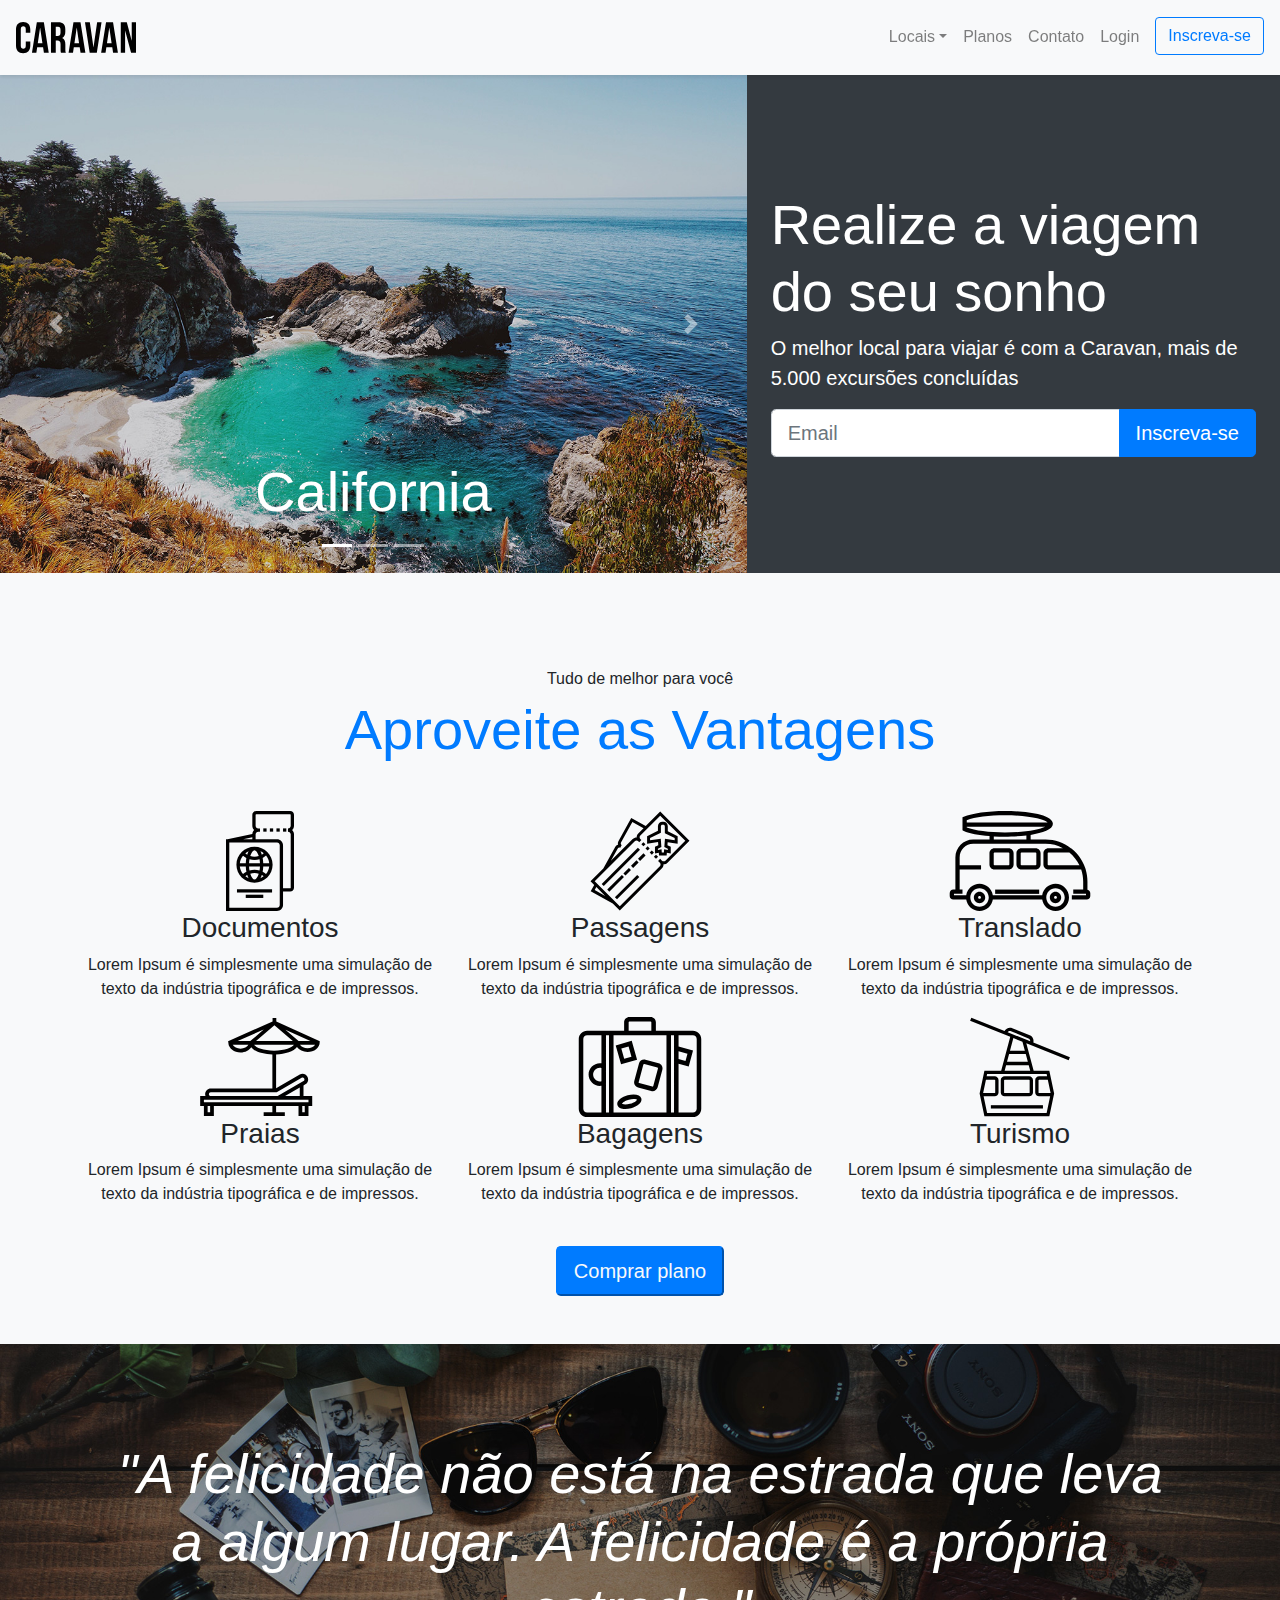
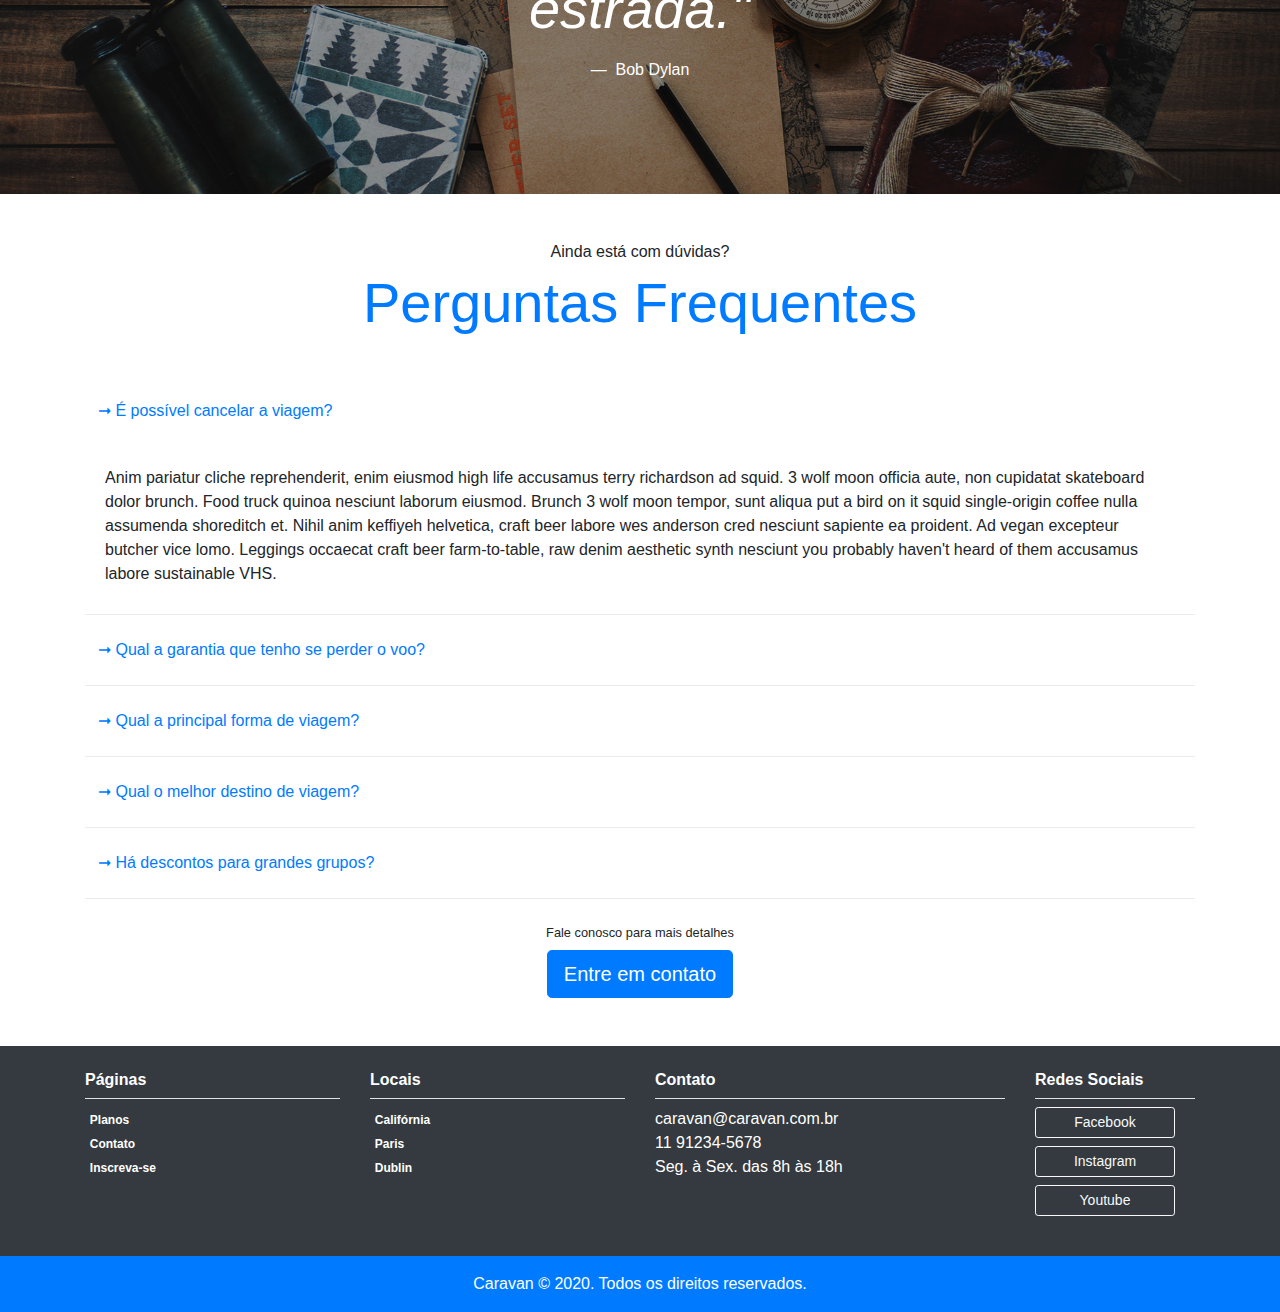
<file: index.html>
<!DOCTYPE html>
<html lang="en">
<head>
    <meta charset="UTF-8">
    <meta name="viewport" content="width=device-width, initial-scale=1, shrink-to-fit=no">
    <title>Caravan</title>
    <link rel="stylesheet" href="css/bootstrap.css">
    <link rel="stylesheet" href="css/style.css">

</head>
<body>

    <!-- MODAL -->
    <div class="modal fade" id="modalLogin" tabindex="-1" aria-labelledby="modalLoginTitle" aria-hidden="true">
        <div class="modal-dialog">
          <div class="modal-content">
            <div class="modal-header">
              <h5 class="modal-title" id="modalLoginTitle">Entre na sua conta</h5>
              <button type="button" class="close" data-dismiss="modal" aria-label="Close">
                <span aria-hidden="true">&times;</span>
              </button>
            </div>
            <div class="modal-body">
                <form>
                    <div class="form-group">
                      <label for="inputEmail">Email</label>
                      <input type="email" class="form-control" id="inputEmail" aria-describedby="emailHelp">
                    </div>
                    <div class="form-group">
                      <label for="InputPassword1">Senha</label>
                      <input type="password" class="form-control" id="InputPassword1">
                      <small class="form-text text-muted">Esqueceu sua senha? <a href="#">Clique aqui</a>.</small>
                    </div>
                    <button type="submit" class="btn btn-primary">Entrar</button>
                  </form>
            </div>
          </div>
        </div>
      </div>
    <!-- FIM MODAL -->
    
    <nav class="navbar navbar-expand-md navbar-light bg-light fixed-top py-3 box-shadow">
        <a href="index.html" class="navbar-brand">
            <img src="img/caravan.svg" alt="Caravan">
        </a>

        <button class="navbar-toggler" type="button" data-toggle="collapse" data-target="#navbarSupportedContent" aria-controls="navbarSupportedContent" aria-expanded="false" aria-label="Toggle navigation">
            <span class="navbar-toggler-icon"></span>
        </button>

        <div id="navbarSupportedContent" class="collapse navbar-collapse">
            <ul class="navbar-nav ml-auto">
                <li class="nav-item dropdown">
                    <a href="#" class="nav-link dropdown-toggle" id="navbarDropdown" role="button" data-toggle="dropdown" aria-haspopup="true" aria-expanded="false">Locais</a>

                    <div class="dropdown-menu" aria-labelledby="navbarDropdown">
                        <a href="local.html" class="dropdown-item">California</a>
                        <a href="local.html" class="dropdown-item">Paris</a>
                        <a href="local.html" class="dropdown-item">Dublin</a>
                    </div>

                </li>
                <li class="nav-item">
                    <a href="planos.html" class="nav-link">Planos</a>
                </li>
                <li class="nav-item">
                    <a href="contato.html" class="nav-link">Contato</a>
                </li>
                <li class="nav-item">
                    <a href="#" class="nav-link" data-toggle="modal" data-target="#modalLogin">Login</a>
                </li>
                <li class="nav-item">
                    <a href="inscricao.html" class="btn btn-outline-primary ml-md-2">Inscreva-se</a>
                </li>
            </ul>
        </div>
    </nav>

    <section class="container-fluid">
        <div class="row bg-dark text-white">
            <div class="col-lg-7 p-0">
                <div id="carouselCidades" class="carousel slide" data-ride="carousel">
                    <ol class="carousel-indicators">
                      <li data-target="#carouselCidades" data-slide-to="0" class="active"></li>
                      <li data-target="#carouselCidades" data-slide-to="1"></li>
                      <li data-target="#carouselCidades" data-slide-to="2"></li>
                    </ol>
                    <div class="carousel-inner">
                      <div class="carousel-item active">
                        <img src="img/california.jpg" class="d-block w-100" alt="California">
                        <div class="carousel-caption">
                            <h3 class="display-4">California</h3>
                        </div>
                      </div>
                      <div class="carousel-item">
                        <img src="img/paris.jpg" class="d-block w-100" alt="Paris">
                        <div class="carousel-caption">
                            <h3 class="display-4">Paris</h3>
                        </div>
                      </div>
                      <div class="carousel-item">
                        <img src="img/dublin.jpg" class="d-block w-100" alt="Dublin">
                        <div class="carousel-caption">
                            <h3 class="display-4">Dublin</h3>
                        </div>
                      </div>
                    </div>
                    <a class="carousel-control-prev" href="#carouselCidades" role="button" data-slide="prev">
                      <span class="carousel-control-prev-icon" aria-hidden="true"></span>
                      <span class="sr-only">Anterior</span>
                    </a>
                    <a class="carousel-control-next" href="#carouselCidades" role="button" data-slide="next">
                      <span class="carousel-control-next-icon" aria-hidden="true"></span>
                      <span class="sr-only">Próximmo</span>
                    </a>
                  </div>
            </div>

            <div class="col-lg-5 p-4 align-self-center">
                <h1 class="display-4">Realize a viagem do seu sonho</h1>
                <p class="lead">O melhor local para viajar é com a Caravan, mais de 5.000 excursões concluídas</p>
                <form action="">
                    <div class="input-group input-group-lg">
                        <input type="text" class="form-control" placeholder="Email" aria-label="Email" aria-describedby="button-addon2">
                        <div class="input-group-append">
                            <button class="btn btn-primary" type="button" id="button-addon2">Inscreva-se</button>
                        </div>
                    </div>
                </form>
            </div>
        </div>
    </section>

    <section class="py-5 bg-light text-center">
        <div class="container">
            <div class="my-5">
                <span class="h6 d-block">Tudo de melhor para você</span>
                <h2 class="display-4 text-primary">Aproveite as Vantagens</h2>
            </div>

            <div class="row">
                <div class="col-xl-4 col-md-6">
                    <div class="d-flex justify-content-center icone">
                        <img src="img/icones/passaporte.svg" alt="Passaporte">
                    </div>
                    <h3>Documentos</h3>
                    <p>Lorem Ipsum é simplesmente uma simulação de texto da indústria tipográfica e de impressos.</p>
                </div>

                <div class="col-xl-4 col-md-6">
                    <div class="d-flex justify-content-center icone">
                        <img src="img/icones/passagens.svg" alt="Passagens">
                    </div>
                    <h3>Passagens</h3>
                    <p>Lorem Ipsum é simplesmente uma simulação de texto da indústria tipográfica e de impressos.</p>
                </div>

                <div class="col-xl-4 col-md-6">
                    <div class="d-flex justify-content-center icone">
                        <img src="img/icones/translado.svg" alt="Translado">
                    </div>
                    <h3>Translado</h3>
                    <p>Lorem Ipsum é simplesmente uma simulação de texto da indústria tipográfica e de impressos.</p>
                </div>

                <div class="col-xl-4 col-md-6">
                    <div class="d-flex justify-content-center icone">
                        <img src="img/icones/praias.svg" alt="Praias">
                    </div>
                    <h3>Praias</h3>
                    <p>Lorem Ipsum é simplesmente uma simulação de texto da indústria tipográfica e de impressos.</p>
                </div>

                <div class="col-xl-4 col-md-6">
                    <div class="d-flex justify-content-center icone">
                        <img src="img/icones/bagagens.svg" alt="Bagagens">
                    </div>
                    <h3>Bagagens</h3>
                    <p>Lorem Ipsum é simplesmente uma simulação de texto da indústria tipográfica e de impressos.</p>
                </div>

                <div class="col-xl-4 col-md-6">
                    <div class="d-flex justify-content-center icone">
                        <img src="img/icones/turismo.svg" alt="Turismo">
                    </div>
                    <h3>Turismo</h3>
                    <p>Lorem Ipsum é simplesmente uma simulação de texto da indústria tipográfica e de impressos.</p>
                </div>
            </div>

            <button class="bnt btn-primary btn-lg mt-4">
                <a href="planos.html" class="text-light">Comprar plano</a>
            </button>
            
        </div>
    </section>

    <section id="home-quote" class="p-md-5">
        <blockquote class="blockquote text-center text-white p-md-5 p-3">
            <p class="display-4">
                <em> "A felicidade não está na estrada que leva a algum lugar. A felicidade é a própria estrada."</em>
            </p>
            <footer class="blockquote-footer text-white">
                Bob Dylan
            </footer>
        </blockquote>
    </section>

    <section class="container">
        <div class="my-5 text-center">
            <span class="h6 d-block">Ainda está com dúvidas?</span>
            <h2 class="display-4 text-primary">Perguntas Frequentes</h2>
        </div>

        <div class="justify-content-center mb-5">
            <div >
                <div class="accordion" id="accordionExample">
                    <div >
                      <div id="headingOne">
                        <h2 class="py-2">
                          <button class="btn btn-link btn-block text-left" type="button" data-toggle="collapse" data-target="#collapseOne" aria-expanded="true" aria-controls="collapseOne">
                            ➞ É possível cancelar a viagem?
                          </button>
                        </h2>
                      </div>
                  
                      <div id="collapseOne" class="collapse show" aria-labelledby="headingOne" data-parent="#accordionExample">
                        <div class="card-body">
                          Anim pariatur cliche reprehenderit, enim eiusmod high life accusamus terry richardson ad squid. 3 wolf moon officia aute, non cupidatat skateboard dolor brunch. Food truck quinoa nesciunt laborum eiusmod. Brunch 3 wolf moon tempor, sunt aliqua put a bird on it squid single-origin coffee nulla assumenda shoreditch et. Nihil anim keffiyeh helvetica, craft beer labore wes anderson cred nesciunt sapiente ea proident. Ad vegan excepteur butcher vice lomo. Leggings occaecat craft beer farm-to-table, raw denim aesthetic synth nesciunt you probably haven't heard of them accusamus labore sustainable VHS.
                        </div>
                      </div>
                    </div>
                    <div class="dropdown-divider"></div>
                    <div >
                      <div id="headingTwo">
                        <h2 class="py-2">
                          <button class="btn btn-link btn-block text-left collapsed" type="button" data-toggle="collapse" data-target="#collapseTwo" aria-expanded="false" aria-controls="collapseTwo">
                            ➞ Qual a garantia que tenho se perder o voo?
                          </button>
                        </h2>
                      </div>
                      <div id="collapseTwo" class="collapse" aria-labelledby="headingTwo" data-parent="#accordionExample">
                        <div class="card-body">
                          Anim pariatur cliche reprehenderit, enim eiusmod high life accusamus terry richardson ad squid. 3 wolf moon officia aute, non cupidatat skateboard dolor brunch. Food truck quinoa nesciunt laborum eiusmod. Brunch 3 wolf moon tempor, sunt aliqua put a bird on it squid single-origin coffee nulla assumenda shoreditch et. Nihil anim keffiyeh helvetica, craft beer labore wes anderson cred nesciunt sapiente ea proident. Ad vegan excepteur butcher vice lomo. Leggings occaecat craft beer farm-to-table, raw denim aesthetic synth nesciunt you probably haven't heard of them accusamus labore sustainable VHS.
                        </div>
                      </div>
                    </div>
                    <div class="dropdown-divider"></div>
                    <div >
                      <div id="headingThree">
                        <h2 class="py-2">
                          <button class="btn btn-link btn-block text-left collapsed" type="button" data-toggle="collapse" data-target="#collapseThree" aria-expanded="false" aria-controls="collapseThree">
                            ➞ Qual a principal forma de viagem?
                          </button>
                        </h2>
                      </div>
                      <div id="collapseThree" class="collapse" aria-labelledby="headingThree" data-parent="#accordionExample">
                        <div class="card-body">
                          Anim pariatur cliche reprehenderit, enim eiusmod high life accusamus terry richardson ad squid. 3 wolf moon officia aute, non cupidatat skateboard dolor brunch. Food truck quinoa nesciunt laborum eiusmod. Brunch 3 wolf moon tempor, sunt aliqua put a bird on it squid single-origin coffee nulla assumenda shoreditch et. Nihil anim keffiyeh helvetica, craft beer labore wes anderson cred nesciunt sapiente ea proident. Ad vegan excepteur butcher vice lomo. Leggings occaecat craft beer farm-to-table, raw denim aesthetic synth nesciunt you probably haven't heard of them accusamus labore sustainable VHS.
                        </div>
                      </div>
                    </div>
                    <div class="dropdown-divider"></div>
                    <div >
                        <div id="headingFour">
                          <h2 class="py-2">
                            <button class="btn btn-link btn-block text-left collapsed" type="button" data-toggle="collapse" data-target="#collapseFour" aria-expanded="false" aria-controls="collapseFour">
                             ➞ Qual o melhor destino de viagem?
                            </button>
                          </h2>
                        </div>
                        <div id="collapseFour" class="collapse" aria-labelledby="headingFour" data-parent="#accordionExample">
                          <div class="card-body">
                            Anim pariatur cliche reprehenderit, enim eiusmod high life accusamus terry richardson ad squid. 3 wolf moon officia aute, non cupidatat skateboard dolor brunch. Food truck quinoa nesciunt laborum eiusmod. Brunch 3 wolf moon tempor, sunt aliqua put a bird on it squid single-origin coffee nulla assumenda shoreditch et. Nihil anim keffiyeh helvetica, craft beer labore wes anderson cred nesciunt sapiente ea proident. Ad vegan excepteur butcher vice lomo. Leggings occaecat craft beer farm-to-table, raw denim aesthetic synth nesciunt you probably haven't heard of them accusamus labore sustainable VHS.
                          </div>
                        </div>
                      </div>
                      <div class="dropdown-divider"></div>
                      <div >
                        <div id="headingFive">
                          <h2 class="py-2">
                            <button class="btn btn-link btn-block text-left collapsed" type="button" data-toggle="collapse" data-target="#collapseFive" aria-expanded="false" aria-controls="collapseFive">
                             ➞ Há descontos para grandes grupos?
                            </button>
                          </h2>
                        </div>
                        <div id="collapseFive" class="collapse" aria-labelledby="headingFour" data-parent="#accordionExample">
                          <div class="card-body">
                            Anim pariatur cliche reprehenderit, enim eiusmod high life accusamus terry richardson ad squid. 3 wolf moon officia aute, non cupidatat skateboard dolor brunch. Food truck quinoa nesciunt laborum eiusmod. Brunch 3 wolf moon tempor, sunt aliqua put a bird on it squid single-origin coffee nulla assumenda shoreditch et. Nihil anim keffiyeh helvetica, craft beer labore wes anderson cred nesciunt sapiente ea proident. Ad vegan excepteur butcher vice lomo. Leggings occaecat craft beer farm-to-table, raw denim aesthetic synth nesciunt you probably haven't heard of them accusamus labore sustainable VHS.
                          </div>
                        </div>
                      <div class="dropdown-divider"></div>

                      </div>
                  </div>
        </div>
        <div class="text-center my-4">
            <p class="small m-2">Fale conosco para mais detalhes</p>
            <a href="#" class="btn btn-primary btn-lg">Entre em contato</a>
        </div>
    </section>

    <footer class="bg-dark text-white mt-5">
        <div class="container py-4">
            <div class="row">
                <div class="col-md-3 col-6">
                    <h4 class="h6 font-weight-bold border-bottom pb-2">Páginas</h4>
                    <ul class="list-unstyled">
                        <li>
                            <a href="planos.html" class="badge badge-dark">Planos</a>
                        </li>
                        <li>
                            <a href="contato.html" class="badge badge-dark">Contato</a>
                        </li>
                        <li>
                            <a href="inscricao.html" class="badge badge-dark">Inscreva-se</a>
                        </li>
                    </ul>
                </div>

                <div class="col-md-3 col-6">
                    <h4 class="h6 font-weight-bold border-bottom pb-2">Locais</h4>
                    <ul class="list-unstyled">
                        <li>
                            <a href="#" class="badge badge-dark">Califórnia</a>
                        </li>
                        <li>
                            <a href="#" class="badge badge-dark">Paris</a>
                        </li>
                        <li>
                            <a href="#" class="badge badge-dark">Dublin</a>
                        </li>
                    </ul>
                </div>

                <div class="col-md-4">
                    <h4 class="h6 font-weight-bold border-bottom pb-2">Contato</h4>
                    <ul class="list-unstyled">
                        <li>caravan@caravan.com.br</li>
                        <li>11 91234-5678</li>
                        <li>Seg. à Sex. das 8h às 18h</li>
                    </ul>
                </div>

                <div class="col-md-2">
                    <h4 class="h6 font-weight-bold border-bottom pb-2">Redes Sociais</h4>
                    <ul class="list-unstyled">
                        <li>
                            <a href="#" class="btn btn-outline-light btn-sm btn-block mb-2 btn-redes">Facebook</a>
                        </li>
                        <li>
                            <a href="#" class="btn btn-outline-light btn-sm btn-block mb-2 btn-redes">Instagram</a>
                        </li>
                        <li>
                            <a href="#" class="btn btn-outline-light btn-sm btn-block mb-2 btn-redes">Youtube</a>
                        </li>
                    </ul>
                </div>
            </div>
        </div>

        <div class="bg-primary text-center py-3">
            <p class="mb-0">Caravan © 2020. Todos os direitos reservados.</p>
        </div>
    </footer>

    
    
    <script src="js/jquery-3.5.1.slim.min.js"></script>
    <script src="js/popper.min.js"></script>
    <script src="js/bootstrap.js"></script>
    <script src="js/app.js"></script>

        <!-- Global site tag (gtag.js) - Google Analytics -->
    <script async src="https://www.googletagmanager.com/gtag/js?id=UA-179401192-1"></script>
    <script>
      window.dataLayer = window.dataLayer || [];
      function gtag(){dataLayer.push(arguments);}
      gtag('js', new Date());

      gtag('config', 'UA-179401192-1');
    </script>

</body>
</html>
</file>
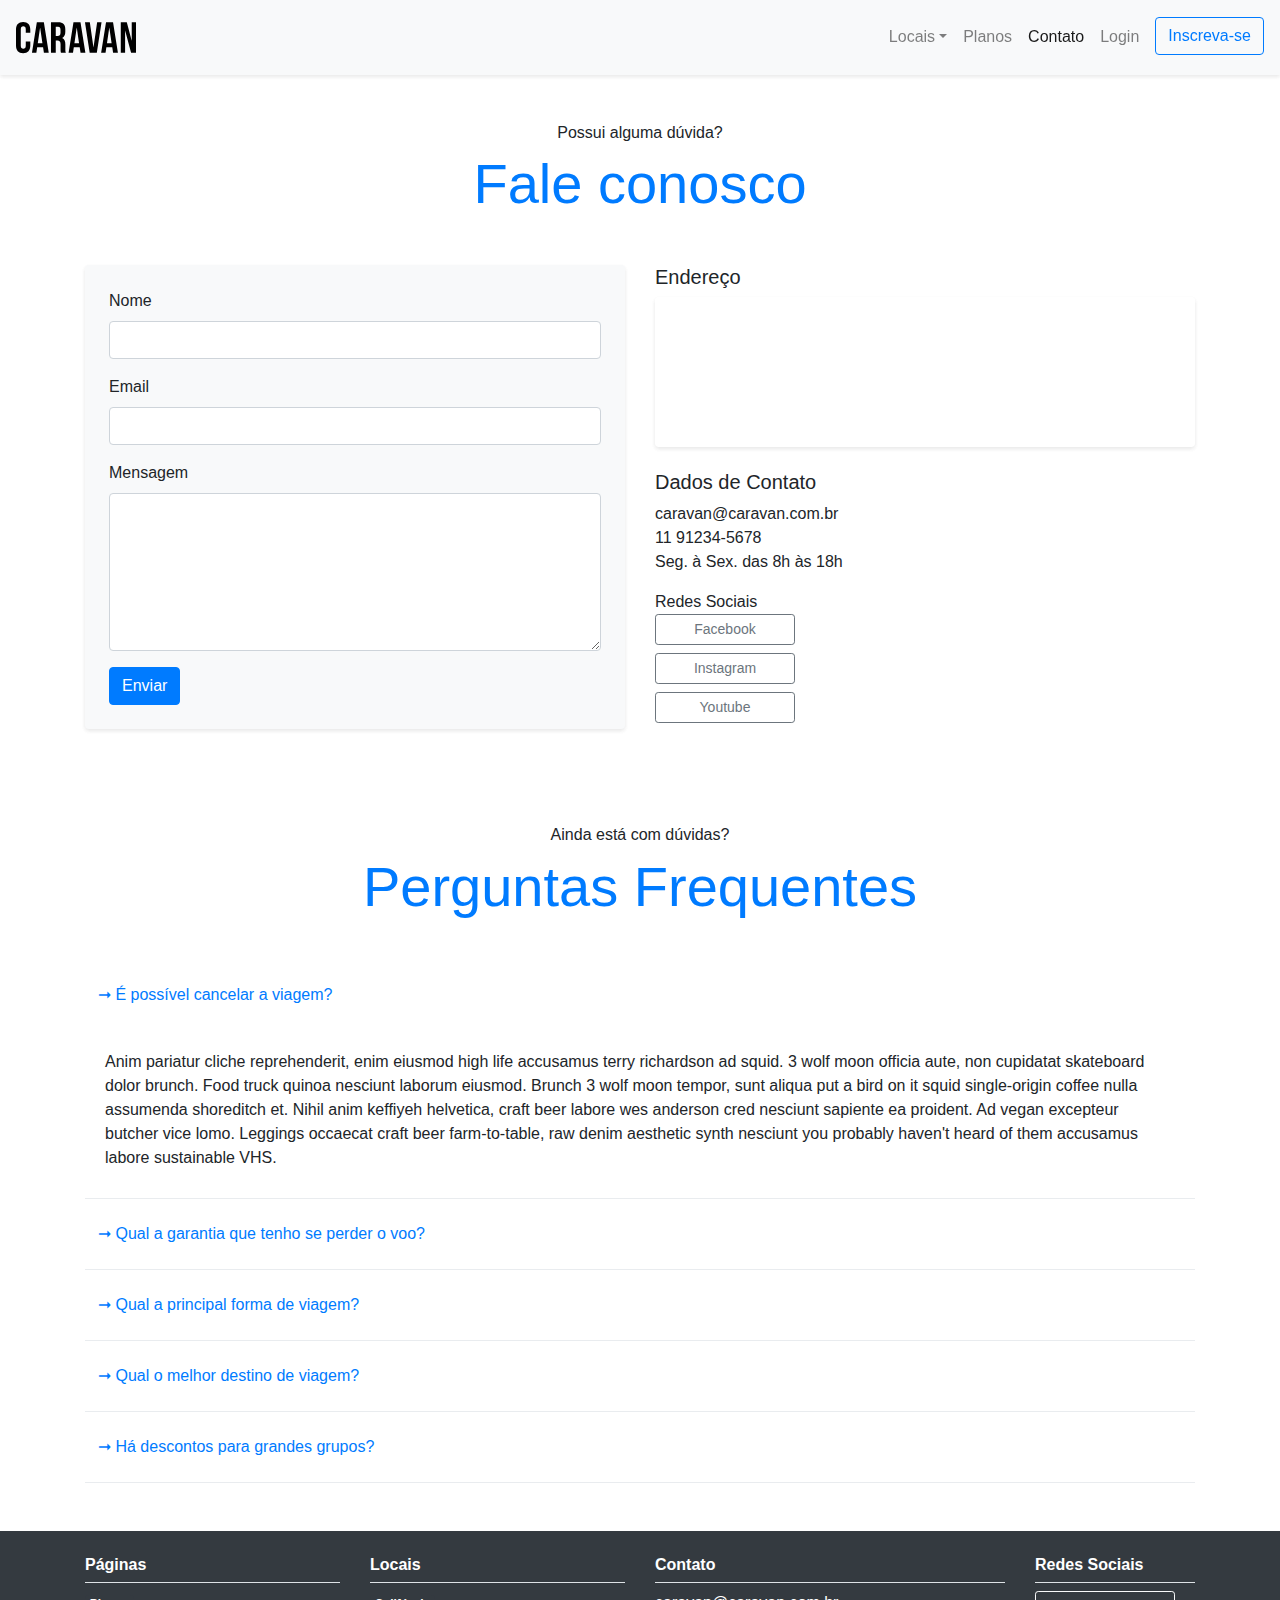
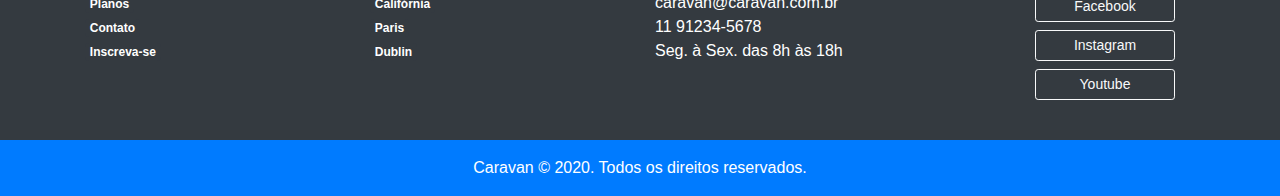
<file: contato.html>
<!DOCTYPE html>
<html lang="en">
<head>
    <meta charset="UTF-8">
    <meta name="viewport" content="width=device-width, initial-scale=1, shrink-to-fit=no">
    <title>Caravan - Contato</title>
    <link rel="stylesheet" href="css/bootstrap.css">
    <link rel="stylesheet" href="css/style.css">

</head>
<body>

    <!-- MODAL -->
    <div class="modal fade" id="modalLogin" tabindex="-1" aria-labelledby="modalLoginTitle" aria-hidden="true">
        <div class="modal-dialog">
          <div class="modal-content">
            <div class="modal-header">
              <h5 class="modal-title" id="modalLoginTitle">Entre na sua conta</h5>
              <button type="button" class="close" data-dismiss="modal" aria-label="Close">
                <span aria-hidden="true">&times;</span>
              </button>
            </div>
            <div class="modal-body">
                <form>
                    <div class="form-group">
                      <label for="inputEmail">Email</label>
                      <input type="email" class="form-control" id="inputEmail" aria-describedby="emailHelp">
                    </div>
                    <div class="form-group">
                      <label for="InputPassword1">Senha</label>
                      <input type="password" class="form-control" id="InputPassword1">
                      <small class="form-text text-muted">Esqueceu sua senha? <a href="#">Clique aqui</a>.</small>
                    </div>
                    <button type="submit" class="btn btn-primary">Entrar</button>
                  </form>
            </div>
          </div>
        </div>
      </div>
    <!-- FIM MODAL -->
    
    <nav class="navbar navbar-expand-md navbar-light bg-light fixed-top py-3 box-shadow">
        <a href="index.html" class="navbar-brand">
            <img src="img/caravan.svg" alt="Caravan">
        </a>

        <button class="navbar-toggler" type="button" data-toggle="collapse" data-target="#navbarSupportedContent" aria-controls="navbarSupportedContent" aria-expanded="false" aria-label="Toggle navigation">
            <span class="navbar-toggler-icon"></span>
        </button>

        <div id="navbarSupportedContent" class="collapse navbar-collapse">
            <ul class="navbar-nav ml-auto">
                <li class="nav-item dropdown">
                    <a href="#" class="nav-link dropdown-toggle" id="navbarDropdown" role="button" data-toggle="dropdown" aria-haspopup="true" aria-expanded="false">Locais</a>

                    <div class="dropdown-menu" aria-labelledby="navbarDropdown">
                        <a href="local.html" class="dropdown-item">California</a>
                        <a href="local.html" class="dropdown-item">Paris</a>
                        <a href="local.html" class="dropdown-item">Dublin</a>
                    </div>

                </li>
                <li class="nav-item">
                    <a href="planos.html" class="nav-link">Planos</a>
                </li>
                <li class="nav-item">
                    <a href="contato.html" class="nav-link active">Contato</a>
                </li>
                <li class="nav-item">
                    <a href="#" class="nav-link" data-toggle="modal" data-target="#modalLogin">Login</a>
                </li>
                <li class="nav-item">
                    <a href="inscricao.html" class="btn btn-outline-primary ml-md-2">Inscreva-se</a>
                </li>
            </ul>
        </div>
    </nav>

    <!-- FIM NAVEGAÇÃO -->

    <section class="container">
        <div class="my-5 text-center">
            <span class="h6 d-block">Possui alguma dúvida?</span>
            <h1 class="display-4 text-primary">Fale conosco</h1>
        </div>
        <div class="row">
            <div class="col-lg mb-5">
                <form class="bg-light rounded p-4 box-shadow">
                    <div class="form-group">
                        <label for="clienteNome">Nome</label>
                        <input type="text" class="form-control" id="clienteNome">
                      </div>
                    <div class="form-group">
                      <label for="clienteEmail">Email</label>
                      <input type="email" class="form-control" id="clienteEmail">
                    </div>
                    <div class="form-group">
                        <label for="clienteMensagem">Mensagem</label>
                        <textarea class="form-control" id="clienteMensagem" rows="6"></textarea>
                    </div>
                    <button type="submit" class="btn btn-primary">Enviar</button>
                  </form>
            </div>

            <div class="col-lg">
                <h2 class="h5">Endereço</h2>
                <iframe src="https://www.google.com/maps/embed?pb=!1m18!1m12!1m3!1d58503.96600732732!2d-46.71691542089843!3d-23.586470899999988!2m3!1f0!2f0!3f0!3m2!1i1024!2i768!4f13.1!3m3!1m2!1s0x0%3A0x769bf4a32f914782!2sGoogle%20Brasil!5e0!3m2!1spt-BR!2sbr!4v1601404022999!5m2!1spt-BR!2sbr" width="600" height="auto" frameborder="0" style="border:0;" aria-hidden="false" tabindex="0" class="box-shadow rounded mb-3 img-fluid"></iframe>
                


                <h2 class="h5">Dados de Contato</h2>
                <ul class="list-unstyled">
                    <li>caravan@caravan.com.br</li>
                    <li>11 91234-5678</li>
                    <li>Seg. à Sex. das 8h às 18h</li>
                </ul>

                <h2 class="h6"></h2>Redes Sociais</h2>
                <ul class="list-unstyled">
                    <li>
                        <a href="#" class="btn btn-outline-secondary btn-sm btn-block mb-2 btn-redes">Facebook</a>
                    </li>
                    <li>
                        <a href="#" class="btn btn-outline-secondary btn-sm btn-block mb-2 btn-redes">Instagram</a>
                    </li>
                    <li>
                        <a href="#" class="btn btn-outline-secondary btn-sm btn-block mb-2 btn-redes">Youtube</a>
                    </li>
                </ul>

                </div>
            </div>
        </div>
    </section>

    <section class="container">
        <div class="my-5 text-center">
            <span class="h6 d-block">Ainda está com dúvidas?</span>
            <h2 class="display-4 text-primary">Perguntas Frequentes</h2>
        </div>

        <div class="justify-content-center mb-5">
            <div >
                <div class="accordion" id="accordionExample">
                    <div >
                      <div id="headingOne">
                        <h2 class="py-2">
                          <button class="btn btn-link btn-block text-left" type="button" data-toggle="collapse" data-target="#collapseOne" aria-expanded="true" aria-controls="collapseOne">
                            ➞ É possível cancelar a viagem?
                          </button>
                        </h2>
                      </div>
                  
                      <div id="collapseOne" class="collapse show" aria-labelledby="headingOne" data-parent="#accordionExample">
                        <div class="card-body">
                          Anim pariatur cliche reprehenderit, enim eiusmod high life accusamus terry richardson ad squid. 3 wolf moon officia aute, non cupidatat skateboard dolor brunch. Food truck quinoa nesciunt laborum eiusmod. Brunch 3 wolf moon tempor, sunt aliqua put a bird on it squid single-origin coffee nulla assumenda shoreditch et. Nihil anim keffiyeh helvetica, craft beer labore wes anderson cred nesciunt sapiente ea proident. Ad vegan excepteur butcher vice lomo. Leggings occaecat craft beer farm-to-table, raw denim aesthetic synth nesciunt you probably haven't heard of them accusamus labore sustainable VHS.
                        </div>
                      </div>
                    </div>
                    <div class="dropdown-divider"></div>
                    <div >
                      <div id="headingTwo">
                        <h2 class="py-2">
                          <button class="btn btn-link btn-block text-left collapsed" type="button" data-toggle="collapse" data-target="#collapseTwo" aria-expanded="false" aria-controls="collapseTwo">
                            ➞ Qual a garantia que tenho se perder o voo?
                          </button>
                        </h2>
                      </div>
                      <div id="collapseTwo" class="collapse" aria-labelledby="headingTwo" data-parent="#accordionExample">
                        <div class="card-body">
                          Anim pariatur cliche reprehenderit, enim eiusmod high life accusamus terry richardson ad squid. 3 wolf moon officia aute, non cupidatat skateboard dolor brunch. Food truck quinoa nesciunt laborum eiusmod. Brunch 3 wolf moon tempor, sunt aliqua put a bird on it squid single-origin coffee nulla assumenda shoreditch et. Nihil anim keffiyeh helvetica, craft beer labore wes anderson cred nesciunt sapiente ea proident. Ad vegan excepteur butcher vice lomo. Leggings occaecat craft beer farm-to-table, raw denim aesthetic synth nesciunt you probably haven't heard of them accusamus labore sustainable VHS.
                        </div>
                      </div>
                    </div>
                    <div class="dropdown-divider"></div>
                    <div >
                      <div id="headingThree">
                        <h2 class="py-2">
                          <button class="btn btn-link btn-block text-left collapsed" type="button" data-toggle="collapse" data-target="#collapseThree" aria-expanded="false" aria-controls="collapseThree">
                            ➞ Qual a principal forma de viagem?
                          </button>
                        </h2>
                      </div>
                      <div id="collapseThree" class="collapse" aria-labelledby="headingThree" data-parent="#accordionExample">
                        <div class="card-body">
                          Anim pariatur cliche reprehenderit, enim eiusmod high life accusamus terry richardson ad squid. 3 wolf moon officia aute, non cupidatat skateboard dolor brunch. Food truck quinoa nesciunt laborum eiusmod. Brunch 3 wolf moon tempor, sunt aliqua put a bird on it squid single-origin coffee nulla assumenda shoreditch et. Nihil anim keffiyeh helvetica, craft beer labore wes anderson cred nesciunt sapiente ea proident. Ad vegan excepteur butcher vice lomo. Leggings occaecat craft beer farm-to-table, raw denim aesthetic synth nesciunt you probably haven't heard of them accusamus labore sustainable VHS.
                        </div>
                      </div>
                    </div>
                    <div class="dropdown-divider"></div>
                    <div >
                        <div id="headingFour">
                          <h2 class="py-2">
                            <button class="btn btn-link btn-block text-left collapsed" type="button" data-toggle="collapse" data-target="#collapseFour" aria-expanded="false" aria-controls="collapseFour">
                             ➞ Qual o melhor destino de viagem?
                            </button>
                          </h2>
                        </div>
                        <div id="collapseFour" class="collapse" aria-labelledby="headingFour" data-parent="#accordionExample">
                          <div class="card-body">
                            Anim pariatur cliche reprehenderit, enim eiusmod high life accusamus terry richardson ad squid. 3 wolf moon officia aute, non cupidatat skateboard dolor brunch. Food truck quinoa nesciunt laborum eiusmod. Brunch 3 wolf moon tempor, sunt aliqua put a bird on it squid single-origin coffee nulla assumenda shoreditch et. Nihil anim keffiyeh helvetica, craft beer labore wes anderson cred nesciunt sapiente ea proident. Ad vegan excepteur butcher vice lomo. Leggings occaecat craft beer farm-to-table, raw denim aesthetic synth nesciunt you probably haven't heard of them accusamus labore sustainable VHS.
                          </div>
                        </div>
                      </div>
                      <div class="dropdown-divider"></div>
                      <div >
                        <div id="headingFive">
                          <h2 class="py-2">
                            <button class="btn btn-link btn-block text-left collapsed" type="button" data-toggle="collapse" data-target="#collapseFive" aria-expanded="false" aria-controls="collapseFive">
                             ➞ Há descontos para grandes grupos?
                            </button>
                          </h2>
                        </div>
                        <div id="collapseFive" class="collapse" aria-labelledby="headingFour" data-parent="#accordionExample">
                          <div class="card-body">
                            Anim pariatur cliche reprehenderit, enim eiusmod high life accusamus terry richardson ad squid. 3 wolf moon officia aute, non cupidatat skateboard dolor brunch. Food truck quinoa nesciunt laborum eiusmod. Brunch 3 wolf moon tempor, sunt aliqua put a bird on it squid single-origin coffee nulla assumenda shoreditch et. Nihil anim keffiyeh helvetica, craft beer labore wes anderson cred nesciunt sapiente ea proident. Ad vegan excepteur butcher vice lomo. Leggings occaecat craft beer farm-to-table, raw denim aesthetic synth nesciunt you probably haven't heard of them accusamus labore sustainable VHS.
                          </div>
                        </div>
                      <div class="dropdown-divider"></div>

                      </div>
                  </div>
        </div>
    </section>

    <footer class="bg-dark text-white mt-5">
        <div class="container py-4">
            <div class="row">
                <div class="col-md-3 col-6">
                    <h4 class="h6 font-weight-bold border-bottom pb-2">Páginas</h4>
                    <ul class="list-unstyled">
                        <li>
                            <a href="#" class="badge badge-dark">Planos</a>
                        </li>
                        <li>
                            <a href="#" class="badge badge-dark">Contato</a>
                        </li>
                        <li>
                            <a href="inscricao.html" class="badge badge-dark">Inscreva-se</a>
                        </li>
                    </ul>
                </div>

                <div class="col-md-3 col-6">
                    <h4 class="h6 font-weight-bold border-bottom pb-2">Locais</h4>
                    <ul class="list-unstyled">
                        <li>
                            <a href="#" class="badge badge-dark">Califórnia</a>
                        </li>
                        <li>
                            <a href="#" class="badge badge-dark">Paris</a>
                        </li>
                        <li>
                            <a href="#" class="badge badge-dark">Dublin</a>
                        </li>
                    </ul>
                </div>

                <div class="col-md-4">
                    <h4 class="h6 font-weight-bold border-bottom pb-2">Contato</h4>
                    <ul class="list-unstyled">
                        <li>caravan@caravan.com.br</li>
                        <li>11 91234-5678</li>
                        <li>Seg. à Sex. das 8h às 18h</li>
                    </ul>
                </div>

                <div class="col-md-2">
                    <h4 class="h6 font-weight-bold border-bottom pb-2">Redes Sociais</h4>
                    <ul class="list-unstyled">
                        <li>
                            <a href="#" class="btn btn-outline-light btn-sm btn-block mb-2 btn-redes">Facebook</a>
                        </li>
                        <li>
                            <a href="#" class="btn btn-outline-light btn-sm btn-block mb-2 btn-redes">Instagram</a>
                        </li>
                        <li>
                            <a href="#" class="btn btn-outline-light btn-sm btn-block mb-2 btn-redes">Youtube</a>
                        </li>
                    </ul>
                </div>
            </div>
        </div>

        <div class="bg-primary text-center py-3">
            <p class="mb-0">Caravan © 2020. Todos os direitos reservados.</p>
        </div>
    </footer>

    
    
    <script src="js/jquery-3.5.1.slim.min.js"></script>
    <script src="js/popper.min.js"></script>
    <script src="js/bootstrap.js"></script>
    <script src="js/app.js"></script>

        <!-- Global site tag (gtag.js) - Google Analytics -->
    <script async src="https://www.googletagmanager.com/gtag/js?id=UA-179401192-1"></script>
    <script>
      window.dataLayer = window.dataLayer || [];
      function gtag(){dataLayer.push(arguments);}
      gtag('js', new Date());

      gtag('config', 'UA-179401192-1');
    </script>
</body>
</html>
</file>
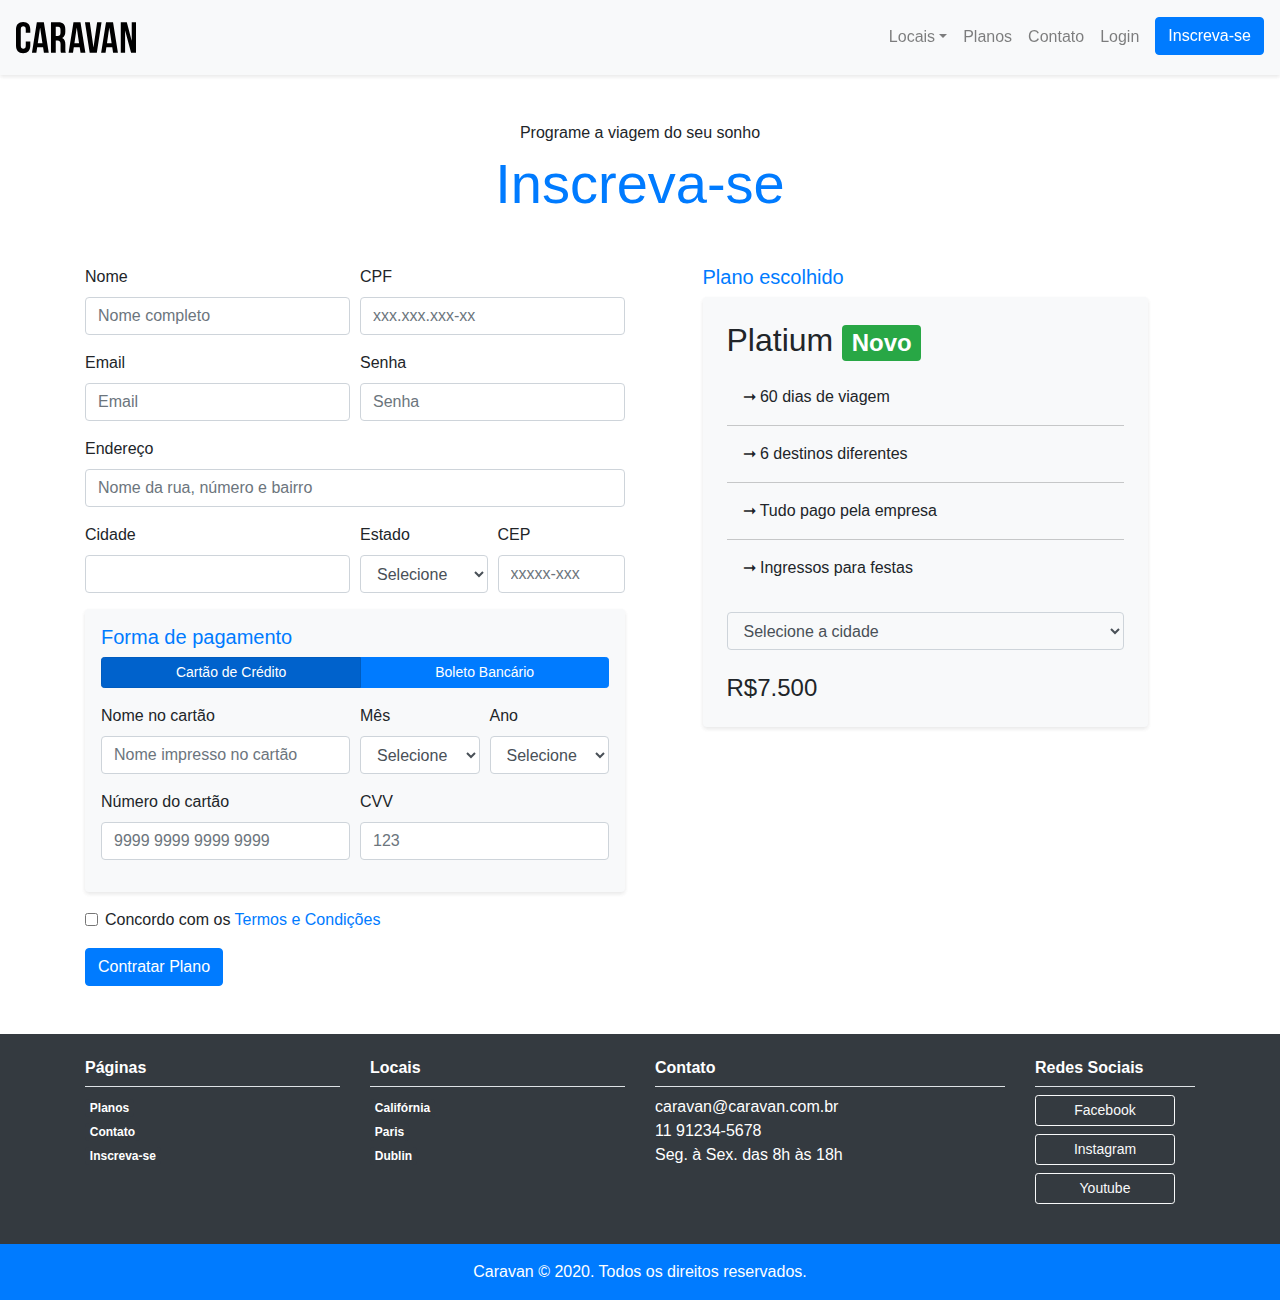
<file: inscricao.html>
<!DOCTYPE html>
<html lang="en">
<head>
    <meta charset="UTF-8">
    <meta name="viewport" content="width=device-width, initial-scale=1, shrink-to-fit=no">
    <title>Caravan - Inscrição</title>
    <link rel="stylesheet" href="css/bootstrap.css">
    <link rel="stylesheet" href="css/style.css">

</head>
<body>

    <!-- MODAL -->
    <div class="modal fade" id="modalLogin" tabindex="-1" aria-labelledby="modalLoginTitle" aria-hidden="true">
        <div class="modal-dialog">
          <div class="modal-content">
            <div class="modal-header">
              <h5 class="modal-title" id="modalLoginTitle">Entre na sua conta</h5>
              <button type="button" class="close" data-dismiss="modal" aria-label="Close">
                <span aria-hidden="true">&times;</span>
              </button>
            </div>
            <div class="modal-body">
                <form>
                    <div class="form-group">
                      <label for="inputEmail">Email</label>
                      <input type="email" class="form-control" id="inputEmail" aria-describedby="emailHelp">
                    </div>
                    <div class="form-group">
                      <label for="InputPassword1">Senha</label>
                      <input type="password" class="form-control" id="InputPassword1">
                      <small class="form-text text-muted">Esqueceu sua senha? <a href="#">Clique aqui</a>.</small>
                    </div>
                    <button type="submit" class="btn btn-primary">Entrar</button>
                  </form>
            </div>
          </div>
        </div>
      </div>
    <!-- FIM MODAL -->
    
    <nav class="navbar navbar-expand-md navbar-light bg-light fixed-top py-3 box-shadow">
        <a href="index.html" class="navbar-brand">
            <img src="img/caravan.svg" alt="Caravan">
        </a>

        <button class="navbar-toggler" type="button" data-toggle="collapse" data-target="#navbarSupportedContent" aria-controls="navbarSupportedContent" aria-expanded="false" aria-label="Toggle navigation">
            <span class="navbar-toggler-icon"></span>
        </button>

        <div id="navbarSupportedContent" class="collapse navbar-collapse">
            <ul class="navbar-nav ml-auto">
                <li class="nav-item dropdown">
                    <a href="#" class="nav-link dropdown-toggle" id="navbarDropdown" role="button" data-toggle="dropdown" aria-haspopup="true" aria-expanded="false">Locais</a>

                    <div class="dropdown-menu" aria-labelledby="navbarDropdown">
                        <a href="local.html" class="dropdown-item">California</a>
                        <a href="local.html" class="dropdown-item">Paris</a>
                        <a href="local.html" class="dropdown-item">Dublin</a>
                    </div>

                </li>
                <li class="nav-item">
                    <a href="planos.html" class="nav-link">Planos</a>
                </li>
                <li class="nav-item">
                    <a href="contato.html" class="nav-link">Contato</a>
                </li>
                <li class="nav-item">
                    <a href="#" class="nav-link" data-toggle="modal" data-target="#modalLogin">Login</a>
                </li>
                <li class="nav-item">
                    <a href="inscricao.html" class="btn btn-outline-primary ml-md-2 active">Inscreva-se</a>
                </li>
            </ul>
        </div>
    </nav>

    <!-- FIM NAVEGAÇÃO -->

    <section class="container">
        <div class="my-5 text-center">
            <span class="h6 d-block">Programe a viagem do seu sonho</span>
            <h2 class="display-4 text-primary">Inscreva-se</h2>
        </div>

        <div class="row">
            <form class="col-lg-6 needs-validation novalidate">
                <div class="form-row">
                    <div class="form-group col-md-6">
                        <label for="inputNome">Nome</label>
                        <input type="text" class="form-control" id="inputNome" placeholder="Nome completo" required>
                    </div>

                    <div class="form-group col-md-6">
                        <label for="inputCPF">CPF</label>
                        <input type="tel" class="form-control" id="inputCPF" placeholder="xxx.xxx.xxx-xx" maxlength="11">
                    </div>

                    <div class="form-group col-md-6">
                        <label for="inputEmailCompra">Email</label>
                        <input type="email" class="form-control" id="inputEmailCompra" placeholder="Email">
                    </div>

                    <div class="form-group col-md-6">
                        <label for="inputSenha">Senha</label>
                        <input type="password" class="form-control" id="inputSenha" placeholder="Senha">
                    </div>

                    <div class="form-group col-12">
                        <label for="inputEndereco">Endereço</label>
                        <input type="text" class="form-control" id="inputEndereco" placeholder="Nome da rua, número e bairro">
                    </div>

                    <div class="form-group col-md-6">
                        <label for="inputCidade">Cidade</label>
                        <input type="text" class="form-control" id="inputCidade">
                    </div>

                    <div class="form-group col-md-3 col-6">
                        <label for="inputCidade">Estado</label>
                        <select class="form-control" id="selecionarEstado">
                            <option>Selecione</option>
                            <option>AC</option>
                            <option>AL</option>
                            <option>AP</option>
                            <option>AM</option>
                            <option>BA</option>
                            <option>CE</option>
                            <option>ES</option>
                            <option>GO</option>
                            <option>MA</option>
                            <option>MT</option>
                            <option>MS</option>
                            <option>MG</option>
                            <option>PA</option>
                            <option>PB</option>
                            <option>PR</option>
                            <option>PE</option>
                            <option>PI</option>
                            <option>RJ</option>
                            <option>RN</option>
                            <option>RS</option>
                            <option>RO</option>
                            <option>RR</option>
                            <option>SC</option>
                            <option>SP</option>
                            <option>SE</option>
                            <option>TO</option>
                            <option>DF</option>
                          </select>
                    </div>

                    <div class="form-group col-md-3 col-6">
                        <label for="inputCep">CEP</label>
                        <input type="text" class="form-control" id="inputCep" placeholder="xxxxx-xxx">
                    </div>
                </div>
                <div class="bg-light rounded box-shadow p-3 form-group">
                    <h2 class="h5 text-primary">Forma de pagamento</h2>
                    <nav class="nav btn-group mb-3" id="forma-pagamento" role="tablist">
                        <button type="button" class="btn btn-primary active btn-sm" id="nav-cartao-tab" data-toggle="tab" href="#nav-cartao" role="tab" aria-controls="nav-cartao" aria-selected="true">Cartão de Crédito</button>

                        <button type="button" class="btn btn-primary btn-sm" id="nav-boleto-tab" data-toggle="tab" href="#nav-boleto" role="tab" aria-controls="nav-boleto" aria-selected="true">Boleto Bancário</button>
                    </nav>
                    <div class="tab-content" id="pagamento-conteudo">
                        <!-- Conteúdo Cartão de Crédito -->
                        <div class="tab-pane fade show active" id="nav-cartao" role="tabpanel" aria-labelledby="nav-cartao-tab">
                            <div class="form-row">
                                <div class="form-group col-md-6">
                                    <label for="inputNomeCartao">Nome no cartão</label>
                                    <input type="text" class="form-control" id="inputNomeCartao" placeholder="Nome impresso no cartão">
                                </div>
                                <div class="form-group col-md-3 col-6">
                                    <label for="inputMonth">Mês</label>
                                    <select class="form-control" id="inputMonth">
                                        <option>Selecione</option>
                                        <option>01</option>
                                        <option>02</option>
                                        <option>03</option>
                                        <option>04</option>
                                        <option>05</option>
                                        <option>06</option>
                                        <option>07</option>
                                        <option>08</option>
                                        <option>09</option>
                                        <option>10</option>
                                        <option>11</option>
                                        <option>12</option>
                                    </select>
                                </div>
                                <div class="form-group col-md-3 col-6">
                                    <label for="inputYear">Ano</label>
                                    <select class="form-control" id="inputYear">
                                        <option>Selecione</option>
                                        <option>21</option>
                                        <option>22</option>
                                        <option>23</option>
                                        <option>24</option>
                                        <option>25</option>
                                        <option>26</option>
                                        <option>27</option>
                                    </select>
                                </div>
                                <div class="form-group col-md-6">
                                    <label for="inputNumeroCartao">Número do cartão</label>
                                    <input type="text" class="form-control" id="inputNumeroCartao" placeholder="9999 9999 9999 9999" maxlength="16">
                                </div>
                                <div class="form-group col-md-6">
                                    <label for="inputCvv">CVV</label>
                                    <input type="text" class="form-control" id="inputCvv" placeholder="123" maxlength="4">
                                </div>
                            </div>
                            
                        </div>
                        <!-- Conteúdo Boleto -->
                        <div class="tab-pane fade" id="nav-boleto" role="tabpanel" aria-labelledby="nav-boleto-tab">
                            <p class="lead">Clique em contratar plano que enviaremos um boleto para o seu e-mail.</p>
                        </div>
                    </div>
                </div>
                <div class="form-group form-check">
                    <input type="checkbox" class="form-check-input" id="exampleCheck1">
                    <label class="form-check-label" for="exampleCheck1">Concordo com os <a href="#">Termos e Condições</a></label>
                </div>
                <button type="submit" class="btn btn-primary">Contratar Plano</button>
            </form>

            <div class="col-lg-5 mx-auto order-first order-lg-1 mb-5">
                <!-- PLANO PLATINA -->
                <h2 class="h5 text-primary">Plano escolhido</h2>
                <div class="bg-light rounded p-4 box-shadow">
                    <h2>Platium <span class="badge badge-success">Novo</span></h2>
                    <ul class="list-unstyled lista-plano">
                        <li>➞ 60 dias de viagem</li>
                        <li>➞ 6 destinos diferentes</li>
                        <li>➞ Tudo pago pela empresa</li>
                        <li>➞ Ingressos para festas</li>
                    </ul>
                    <form>
                        <div class="form-group">
                            <select class="form-control bg-light" id="inputCidades">
                              <option>Selecione a cidade</option>
                              <option>Califórnia</option>
                              <option>París</option>
                              <option>Dublin</option>
                            </select>
                          </div>
                    </form>
                    <div class="row mt-4">
                        <div class="col">
                            <span class="h4">R$7.500</span>
                        </div>
                    </div>
                </div>
            </div>
        </div>
    </section>
    
    <!-- INICIO FOOTER -->
    <footer class="bg-dark text-white mt-5">
        <div class="container py-4">
            <div class="row">
                <div class="col-md-3 col-6">
                    <h4 class="h6 font-weight-bold border-bottom pb-2">Páginas</h4>
                    <ul class="list-unstyled">
                        <li>
                            <a href="#" class="badge badge-dark">Planos</a>
                        </li>
                        <li>
                            <a href="#" class="badge badge-dark">Contato</a>
                        </li>
                        <li>
                            <a href="#" class="badge badge-dark">Inscreva-se</a>
                        </li>
                    </ul>
                </div>

                <div class="col-md-3 col-6">
                    <h4 class="h6 font-weight-bold border-bottom pb-2">Locais</h4>
                    <ul class="list-unstyled">
                        <li>
                            <a href="#" class="badge badge-dark">Califórnia</a>
                        </li>
                        <li>
                            <a href="#" class="badge badge-dark">Paris</a>
                        </li>
                        <li>
                            <a href="#" class="badge badge-dark">Dublin</a>
                        </li>
                    </ul>
                </div>

                <div class="col-md-4">
                    <h4 class="h6 font-weight-bold border-bottom pb-2">Contato</h4>
                    <ul class="list-unstyled">
                        <li>caravan@caravan.com.br</li>
                        <li>11 91234-5678</li>
                        <li>Seg. à Sex. das 8h às 18h</li>
                    </ul>
                </div>

                <div class="col-md-2">
                    <h4 class="h6 font-weight-bold border-bottom pb-2">Redes Sociais</h4>
                    <ul class="list-unstyled">
                        <li>
                            <a href="#" class="btn btn-outline-light btn-sm btn-block mb-2 btn-redes">Facebook</a>
                        </li>
                        <li>
                            <a href="#" class="btn btn-outline-light btn-sm btn-block mb-2 btn-redes">Instagram</a>
                        </li>
                        <li>
                            <a href="#" class="btn btn-outline-light btn-sm btn-block mb-2 btn-redes">Youtube</a>
                        </li>
                    </ul>
                </div>
            </div>
        </div>

        <div class="bg-primary text-center py-3">
            <p class="mb-0">Caravan © 2020. Todos os direitos reservados.</p>
        </div>
    </footer>

    
    
    <script src="js/jquery-3.5.1.slim.min.js"></script>
    <script src="js/popper.min.js"></script>
    <script src="js/bootstrap.js"></script>
    <script src="js/app.js"></script>



    <!-- Global site tag (gtag.js) - Google Analytics -->
    <script async src="https://www.googletagmanager.com/gtag/js?id=UA-179401192-1"></script>
    <script>
        window.dataLayer = window.dataLayer || [];
          function gtag(){dataLayer.push(arguments);}
          gtag('js', new Date());
    
          gtag('config', 'UA-179401192-1');
        </script>
</body>
</html>
</file>
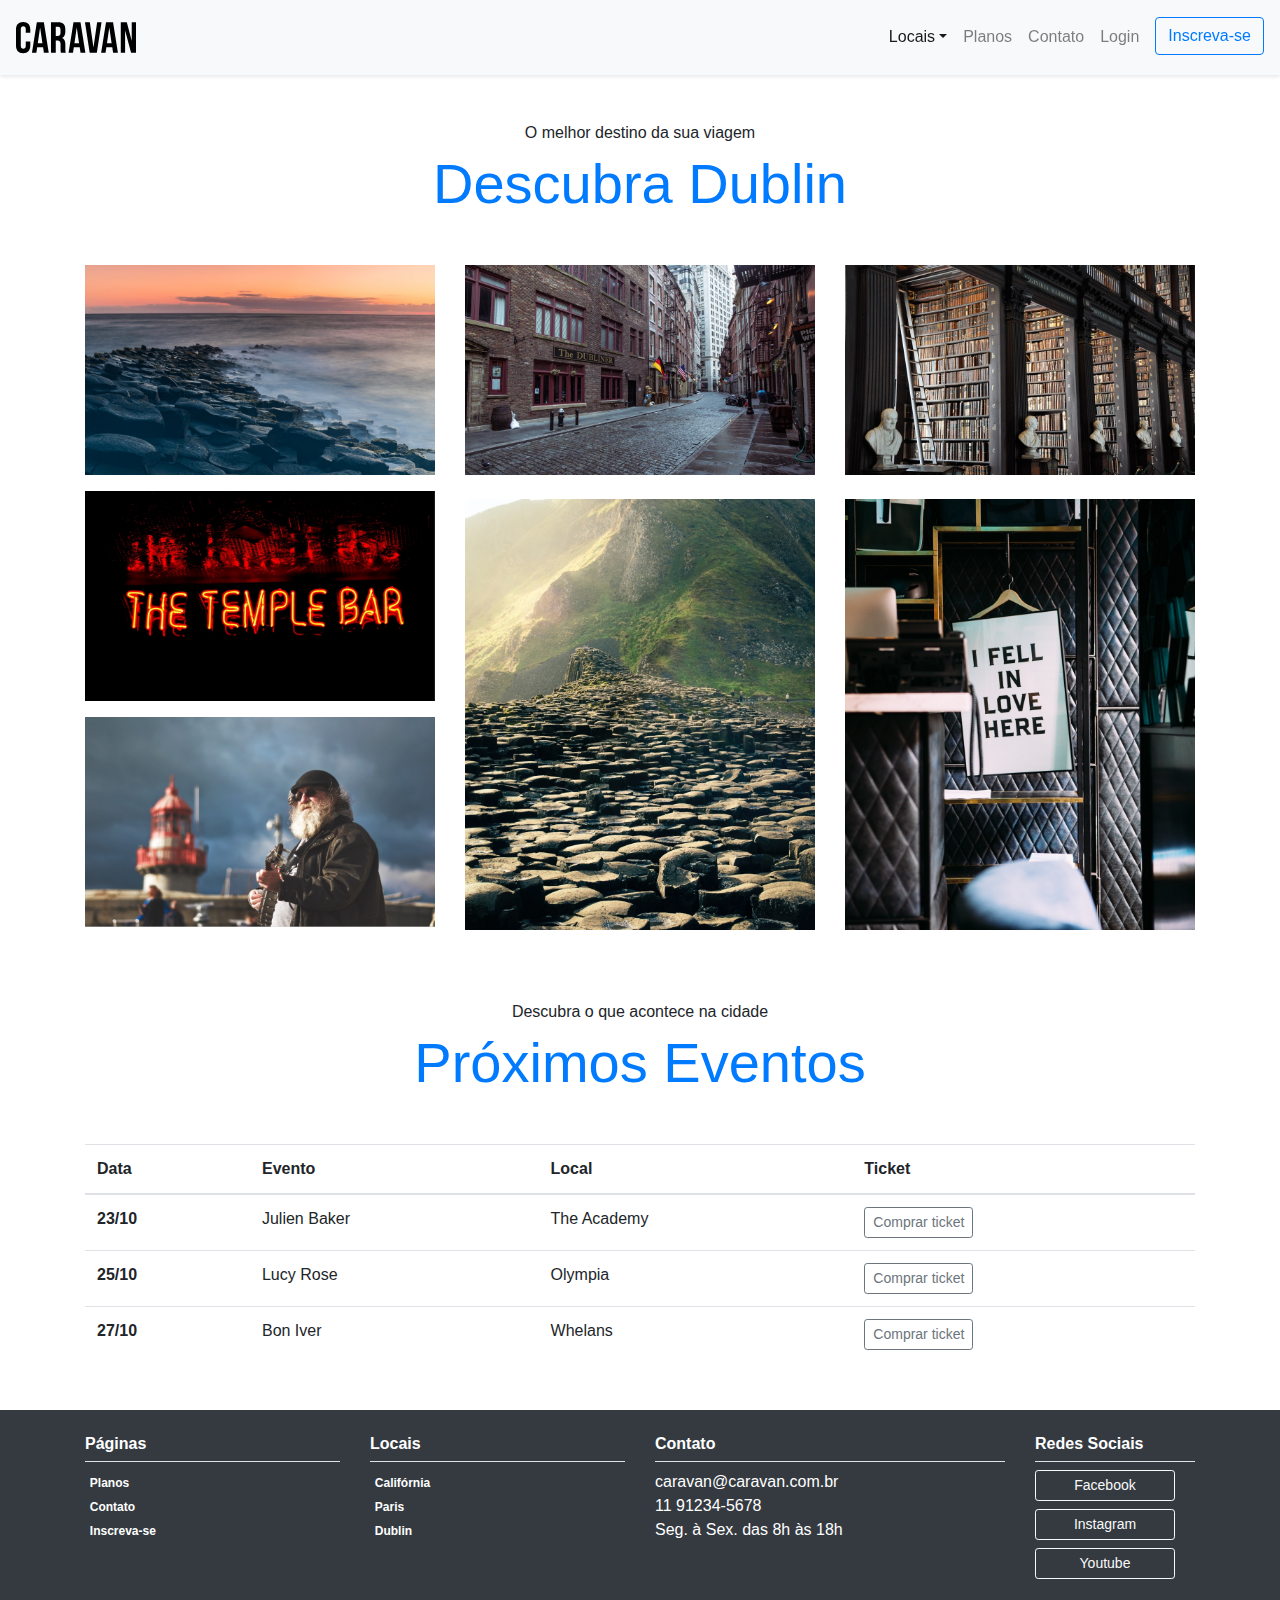
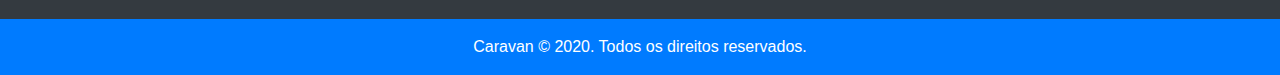
<file: local.html>
<!DOCTYPE html>
<html lang="en">
<head>
    <meta charset="UTF-8">
    <meta name="viewport" content="width=device-width, initial-scale=1, shrink-to-fit=no">
    <title>Caravan - Local</title>
    <link rel="stylesheet" href="css/bootstrap.css">
    <link rel="stylesheet" href="css/style.css">

</head>
<body>

    <!-- MODAL -->
    <div class="modal fade" id="modalLogin" tabindex="-1" aria-labelledby="modalLoginTitle" aria-hidden="true">
        <div class="modal-dialog">
          <div class="modal-content">
            <div class="modal-header">
              <h5 class="modal-title" id="modalLoginTitle">Entre na sua conta</h5>
              <button type="button" class="close" data-dismiss="modal" aria-label="Close">
                <span aria-hidden="true">&times;</span>
              </button>
            </div>
            <div class="modal-body">
                <form>
                    <div class="form-group">
                      <label for="inputEmail">Email</label>
                      <input type="email" class="form-control" id="inputEmail" aria-describedby="emailHelp">
                    </div>
                    <div class="form-group">
                      <label for="InputPassword1">Senha</label>
                      <input type="password" class="form-control" id="InputPassword1">
                      <small class="form-text text-muted">Esqueceu sua senha? <a href="#">Clique aqui</a>.</small>
                    </div>
                    <button type="submit" class="btn btn-primary">Entrar</button>
                  </form>
            </div>
          </div>
        </div>
      </div>
    <!-- FIM MODAL -->
    
    <nav class="navbar navbar-expand-md navbar-light bg-light fixed-top py-3 box-shadow">
        <a href="index.html" class="navbar-brand">
            <img src="img/caravan.svg" alt="Caravan">
        </a>

        <button class="navbar-toggler" type="button" data-toggle="collapse" data-target="#navbarSupportedContent" aria-controls="navbarSupportedContent" aria-expanded="false" aria-label="Toggle navigation">
            <span class="navbar-toggler-icon"></span>
        </button>

        <div id="navbarSupportedContent" class="collapse navbar-collapse">
            <ul class="navbar-nav ml-auto">
                <li class="nav-item dropdown">
                    <a href="#" class="nav-link dropdown-toggle active" id="navbarDropdown" role="button" data-toggle="dropdown" aria-haspopup="true" aria-expanded="false">Locais</a>

                    <div class="dropdown-menu" aria-labelledby="navbarDropdown">
                        <a href="local.html" class="dropdown-item">California</a>
                        <a href="local.html" class="dropdown-item">Paris</a>
                        <a href="local.html" class="dropdown-item">Dublin</a>
                    </div>

                </li>
                <li class="nav-item">
                    <a href="planos.html" class="nav-link">Planos</a>
                </li>
                <li class="nav-item">
                    <a href="contato.html" class="nav-link">Contato</a>
                </li>
                <li class="nav-item">
                    <a href="#" class="nav-link" data-toggle="modal" data-target="#modalLogin">Login</a>
                </li>
                <li class="nav-item">
                    <a href="inscricao.html" class="btn btn-outline-primary ml-md-2">Inscreva-se</a>
                </li>
            </ul>
        </div>
    </nav>

    <section class="container">
        <div class="my-5 text-center">
            <span class="h6 d-block">O melhor destino da sua viagem</span>
            <h1 class="display-4 text-primary">Descubra Dublin</h1>
        </div>
        <div class="row">
            <div class="col-md">
                <img src="img/local/foto-1.jpg" alt="Foto 1" class="img-fluid mb-3">
                <img src="img/local/foto-2.jpg" alt="Foto 2" class="img-fluid mb-3">
                <img src="img/local/foto-3.jpg" alt="Foto 3" class="img-fluid mb-3">
            </div>
            <div class="col-md">
                <img src="img/local/foto-4.jpg" alt="Foto 4" class="img-fluid mb-4">
                <img src="img/local/foto-7.jpg" alt="Foto 5" class="img-fluid mb-4">
            </div>
            <div class="col-md">
                <img src="img/local/foto-6.jpg" alt="Foto 6" class="img-fluid mb-4">
                <img src="img/local/foto-5.jpg" alt="Foto 7" class="img-fluid mb-4">
            </div>
        </div>
    </section>

    <section class="container">
        <div class="my-5 text-center">
            <span class="h6 d-block">Descubra o que acontece na cidade</span>
            <h1 class="display-4 text-primary">Próximos Eventos</h1>
        </div>
        <table class="table table-hover table-responsive-md">
            <thead>
              <tr>
                <th scope="col">Data</th>
                <th scope="col">Evento</th>
                <th scope="col">Local</th>
                <th scope="col">Ticket</th>
              </tr>
            </thead>
            <tbody>
              <tr>
                <th scope="row">23/10</th>
                <td>Julien Baker</td>
                <td>The Academy</td>
                <td><a href="#" class="btn btn-outline-secondary btn-sm">Comprar ticket</a></td>
              </tr>
              <tr>
                <th scope="row">25/10</th>
                <td>Lucy Rose</td>
                <td>Olympia</td>
                <td><a href="#" class="btn btn-outline-secondary btn-sm">Comprar ticket</a></td>
              </tr>
              <tr>
                <th scope="row">27/10</th>
                <td>Bon Iver</td>
                <td>Whelans</td>
                <td><a href="#" class="btn btn-outline-secondary btn-sm">Comprar ticket</a></td>
              </tr>
            </tbody>
          </table>
    </section>

    <footer class="bg-dark text-white mt-5">
        <div class="container py-4">
            <div class="row">
                <div class="col-md-3 col-6">
                    <h4 class="h6 font-weight-bold border-bottom pb-2">Páginas</h4>
                    <ul class="list-unstyled">
                        <li>
                            <a href="#" class="badge badge-dark">Planos</a>
                        </li>
                        <li>
                            <a href="#" class="badge badge-dark">Contato</a>
                        </li>
                        <li>
                            <a href="#" class="badge badge-dark">Inscreva-se</a>
                        </li>
                    </ul>
                </div>

                <div class="col-md-3 col-6">
                    <h4 class="h6 font-weight-bold border-bottom pb-2">Locais</h4>
                    <ul class="list-unstyled">
                        <li>
                            <a href="#" class="badge badge-dark">Califórnia</a>
                        </li>
                        <li>
                            <a href="#" class="badge badge-dark">Paris</a>
                        </li>
                        <li>
                            <a href="#" class="badge badge-dark">Dublin</a>
                        </li>
                    </ul>
                </div>

                <div class="col-md-4">
                    <h4 class="h6 font-weight-bold border-bottom pb-2">Contato</h4>
                    <ul class="list-unstyled">
                        <li>caravan@caravan.com.br</li>
                        <li>11 91234-5678</li>
                        <li>Seg. à Sex. das 8h às 18h</li>
                    </ul>
                </div>

                <div class="col-md-2">
                    <h4 class="h6 font-weight-bold border-bottom pb-2">Redes Sociais</h4>
                    <ul class="list-unstyled">
                        <li>
                            <a href="#" class="btn btn-outline-light btn-sm btn-block mb-2 btn-redes">Facebook</a>
                        </li>
                        <li>
                            <a href="#" class="btn btn-outline-light btn-sm btn-block mb-2 btn-redes">Instagram</a>
                        </li>
                        <li>
                            <a href="#" class="btn btn-outline-light btn-sm btn-block mb-2 btn-redes">Youtube</a>
                        </li>
                    </ul>
                </div>
            </div>
        </div>

        <div class="bg-primary text-center py-3">
            <p class="mb-0">Caravan © 2020. Todos os direitos reservados.</p>
        </div>
    </footer>

    
    
    <script src="js/jquery-3.5.1.slim.min.js"></script>
    <script src="js/popper.min.js"></script>
    <script src="js/bootstrap.js"></script>
    <script src="js/app.js"></script>



        <!-- Global site tag (gtag.js) - Google Analytics -->
        <script async src="https://www.googletagmanager.com/gtag/js?id=UA-179401192-1"></script>
        <script>
          window.dataLayer = window.dataLayer || [];
          function gtag(){dataLayer.push(arguments);}
          gtag('js', new Date());
    
          gtag('config', 'UA-179401192-1');
        </script>
</body>
</html>
</file>
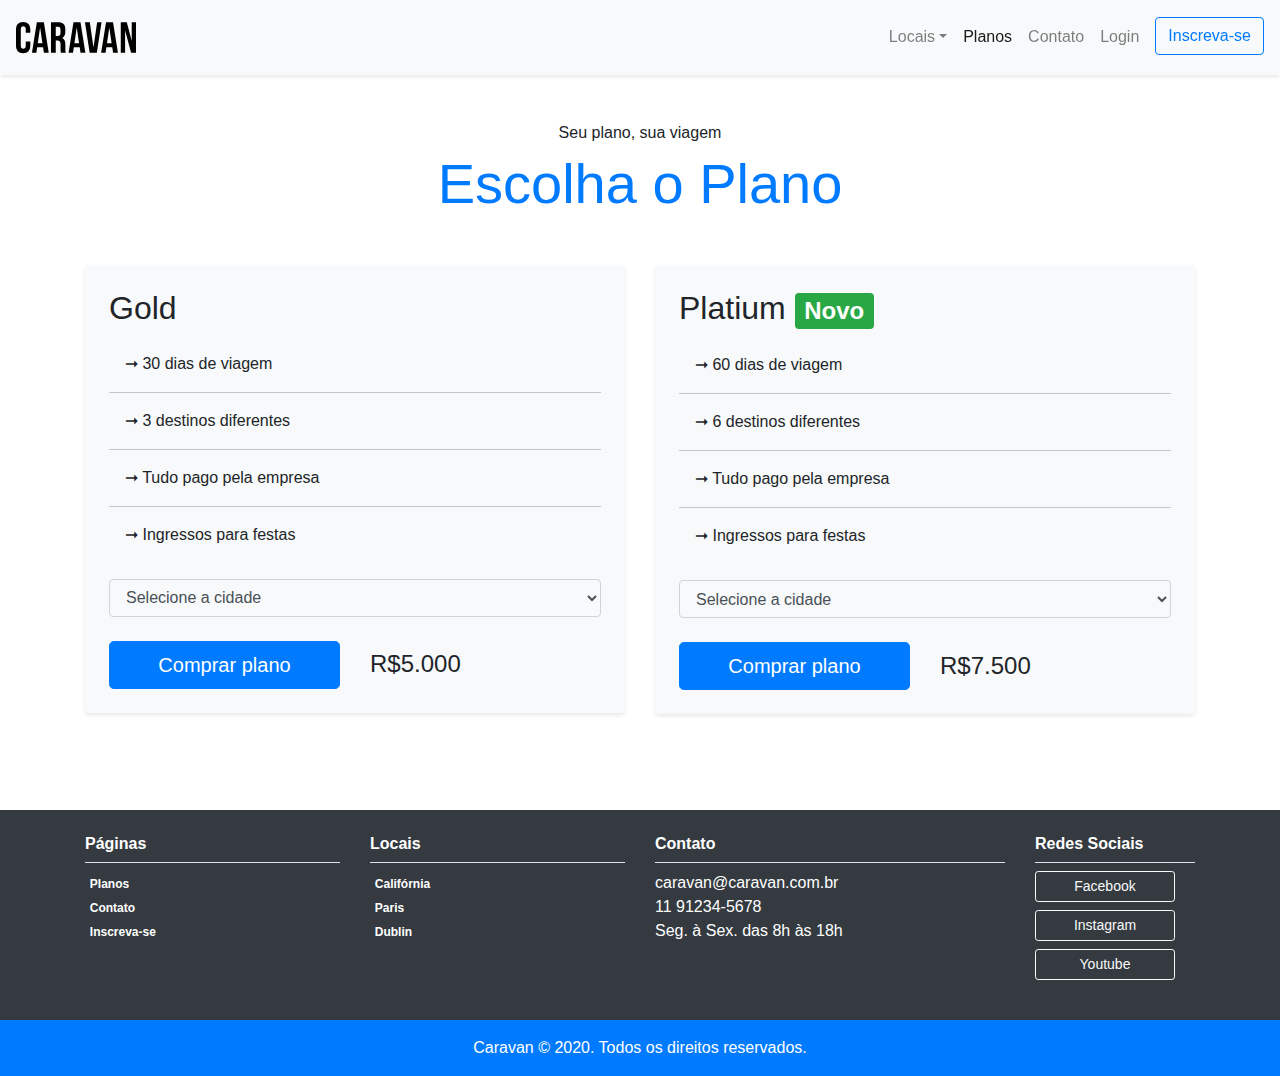
<file: planos.html>
<!DOCTYPE html>
<html lang="en">
<head>
    <meta charset="UTF-8">
    <meta name="viewport" content="width=device-width, initial-scale=1, shrink-to-fit=no">
    <title>Caravan - Planos</title>
    <link rel="stylesheet" href="css/bootstrap.css">
    <link rel="stylesheet" href="css/style.css">

</head>
<body>

    <!-- MODAL -->
    <div class="modal fade" id="modalLogin" tabindex="-1" aria-labelledby="modalLoginTitle" aria-hidden="true">
        <div class="modal-dialog">
          <div class="modal-content">
            <div class="modal-header">
              <h5 class="modal-title" id="modalLoginTitle">Entre na sua conta</h5>
              <button type="button" class="close" data-dismiss="modal" aria-label="Close">
                <span aria-hidden="true">&times;</span>
              </button>
            </div>
            <div class="modal-body">
                <form>
                    <div class="form-group">
                      <label for="inputEmail">Email</label>
                      <input type="email" class="form-control" id="inputEmail" aria-describedby="emailHelp">
                    </div>
                    <div class="form-group">
                      <label for="InputPassword1">Senha</label>
                      <input type="password" class="form-control" id="InputPassword1">
                      <small class="form-text text-muted">Esqueceu sua senha? <a href="#">Clique aqui</a>.</small>
                    </div>
                    <button type="submit" class="btn btn-primary">Entrar</button>
                  </form>
            </div>
          </div>
        </div>
      </div>
    <!-- FIM MODAL -->
    
    <nav class="navbar navbar-expand-md navbar-light bg-light fixed-top py-3 box-shadow">
        <a href="index.html" class="navbar-brand">
            <img src="img/caravan.svg" alt="Caravan">
        </a>

        <button class="navbar-toggler" type="button" data-toggle="collapse" data-target="#navbarSupportedContent" aria-controls="navbarSupportedContent" aria-expanded="false" aria-label="Toggle navigation">
            <span class="navbar-toggler-icon"></span>
        </button>

        <div id="navbarSupportedContent" class="collapse navbar-collapse">
            <ul class="navbar-nav ml-auto">
                <li class="nav-item dropdown">
                    <a href="#" class="nav-link dropdown-toggle" id="navbarDropdown" role="button" data-toggle="dropdown" aria-haspopup="true" aria-expanded="false">Locais</a>

                    <div class="dropdown-menu" aria-labelledby="navbarDropdown">
                        <a href="local.html" class="dropdown-item">California</a>
                        <a href="local.html" class="dropdown-item">Paris</a>
                        <a href="local.html" class="dropdown-item">Dublin</a>
                    </div>

                </li>
                <li class="nav-item">
                    <a href="planos.html" class="nav-link active">Planos</a>
                </li>
                <li class="nav-item">
                    <a href="contato.html" class="nav-link">Contato</a>
                </li>
                <li class="nav-item">
                    <a href="#" class="nav-link" data-toggle="modal" data-target="#modalLogin">Login</a>
                </li>
                <li class="nav-item">
                    <a href="inscricao.html" class="btn btn-outline-primary ml-md-2">Inscreva-se</a>
                </li>
            </ul>
        </div>
    </nav>

    <!-- FECHA NAVEGAÇÃO -->

    <section class="container">
        <div class="my-5 text-center">
            <span class="h6 d-block">Seu plano, sua viagem</span>
            <h1 class="display-4 text-primary">Escolha o Plano</h1>
        </div>
        <div class="row">
            <div class="col-lg mb-5">
                <div class="bg-light rounded p-4 box-shadow">
                    <h2>Gold</h2>
                    <ul class="list-unstyled lista-plano">
                        <li><spandata-toggle="tooltip" data-placement="top" title="30 dias totais durante sua viagem">➞ 30 dias de viagem</spandata-toggle=></li>
                        <li>➞ 3 destinos diferentes</li>
                        <li>➞ Tudo pago pela empresa</li>
                        <li>➞ Ingressos para festas</li>
                    </ul>
                    <form>
                        <div class="form-group">
                            <select class="form-control bg-light" id="inputCidades">
                              <option>Selecione a cidade</option>
                              <option>Califórnia</option>
                              <option>París</option>
                              <option>Dublin</option>
                            </select>
                          </div>
                    </form>
                    <div class="row mt-4 align-items-center">
                        <div class="col">
                            <a href="#" class="btn btn-primary btn-lg btn-block">Comprar plano</a>
                        </div>
                        <div class="col">
                            <span class="h4">R$5.000</span>
                        </div>
                    </div>
                </div>
            </div>
            <!-- PLANO PLATINA -->
            <div class="col-lg mb-5">
                <div class="bg-light rounded p-4 box-shadow">
                    <h2>Platium <span class="badge badge-success">Novo</span></h2>
                    <ul class="list-unstyled lista-plano">
                        <li>➞ 60 dias de viagem</li>
                        <li>➞ 6 destinos diferentes</li>
                        <li>➞ Tudo pago pela empresa</li>
                        <li>➞ Ingressos para festas</li>
                    </ul>
                    <form>
                        <div class="form-group">
                            <select class="form-control bg-light" id="inputCidades">
                              <option>Selecione a cidade</option>
                              <option>Califórnia</option>
                              <option>París</option>
                              <option>Dublin</option>
                            </select>
                          </div>
                    </form>
                    <div class="row mt-4 align-items-center">
                        <div class="col">
                            <a href="#" class="btn btn-primary btn-lg btn-block">Comprar plano</a>
                        </div>
                        <div class="col">
                            <span class="h4">R$7.500</span>
                        </div>
                    </div>
                </div>
            </div>
        </div>
    </section>

    <!-- FOOTER -->

    <footer class="bg-dark text-white mt-5">
        <div class="container py-4">
            <div class="row">
                <div class="col-md-3 col-6">
                    <h4 class="h6 font-weight-bold border-bottom pb-2">Páginas</h4>
                    <ul class="list-unstyled">
                        <li>
                            <a href="#" class="badge badge-dark">Planos</a>
                        </li>
                        <li>
                            <a href="#" class="badge badge-dark">Contato</a>
                        </li>
                        <li>
                            <a href="#" class="badge badge-dark">Inscreva-se</a>
                        </li>
                    </ul>
                </div>

                <div class="col-md-3 col-6">
                    <h4 class="h6 font-weight-bold border-bottom pb-2">Locais</h4>
                    <ul class="list-unstyled">
                        <li>
                            <a href="#" class="badge badge-dark">Califórnia</a>
                        </li>
                        <li>
                            <a href="#" class="badge badge-dark">Paris</a>
                        </li>
                        <li>
                            <a href="#" class="badge badge-dark">Dublin</a>
                        </li>
                    </ul>
                </div>

                <div class="col-md-4">
                    <h4 class="h6 font-weight-bold border-bottom pb-2">Contato</h4>
                    <ul class="list-unstyled">
                        <li>caravan@caravan.com.br</li>
                        <li>11 91234-5678</li>
                        <li>Seg. à Sex. das 8h às 18h</li>
                    </ul>
                </div>

                <div class="col-md-2">
                    <h4 class="h6 font-weight-bold border-bottom pb-2">Redes Sociais</h4>
                    <ul class="list-unstyled">
                        <li>
                            <a href="#" class="btn btn-outline-light btn-sm btn-block mb-2 btn-redes">Facebook</a>
                        </li>
                        <li>
                            <a href="#" class="btn btn-outline-light btn-sm btn-block mb-2 btn-redes">Instagram</a>
                        </li>
                        <li>
                            <a href="#" class="btn btn-outline-light btn-sm btn-block mb-2 btn-redes">Youtube</a>
                        </li>
                    </ul>
                </div>
            </div>
        </div>

        <div class="bg-primary text-center py-3">
            <p class="mb-0">Caravan © 2020. Todos os direitos reservados.</p>
        </div>
    </footer>

    
    
    <script src="js/jquery-3.5.1.slim.min.js"></script>
    <script src="js/popper.min.js"></script>
    <script src="js/bootstrap.js"></script>
    <script src="js/app.js"></script>



        <!-- Global site tag (gtag.js) - Google Analytics -->
        <script async src="https://www.googletagmanager.com/gtag/js?id=UA-179401192-1"></script>
        <script>
          window.dataLayer = window.dataLayer || [];
          function gtag(){dataLayer.push(arguments);}
          gtag('js', new Date());
    
          gtag('config', 'UA-179401192-1');
        </script>
</body>
</html>
</file>
<file: css/style.css>
body {
    padding-top: 75px;
}

#home-quote {
    background: url("../img/bg-quote.jpg") center center;
    background-size: cover;
}

.box-shadow {
    box-shadow: 0 2px 4px 0 rgba(0, 0, 0, .05),
                0 2px 4px 0 rgba(0, 0, 0, .05);
}

.icone {
    height: 100px;
}

.btn-redes {
    max-width: 140px;
}

.lista-plano li + li {
    border-top: 1px solid rgba(0, 0, 0, .2);
}

.lista-plano li {
    padding: 1rem;
}

@media (max-width: 767px) {
    #home-quote .display-4 {
        font-size: 2.5rem;
    }

    body {
        padding: 0px;
    }
    .fixed-top {
        position: relative;
    }
}
</file>
